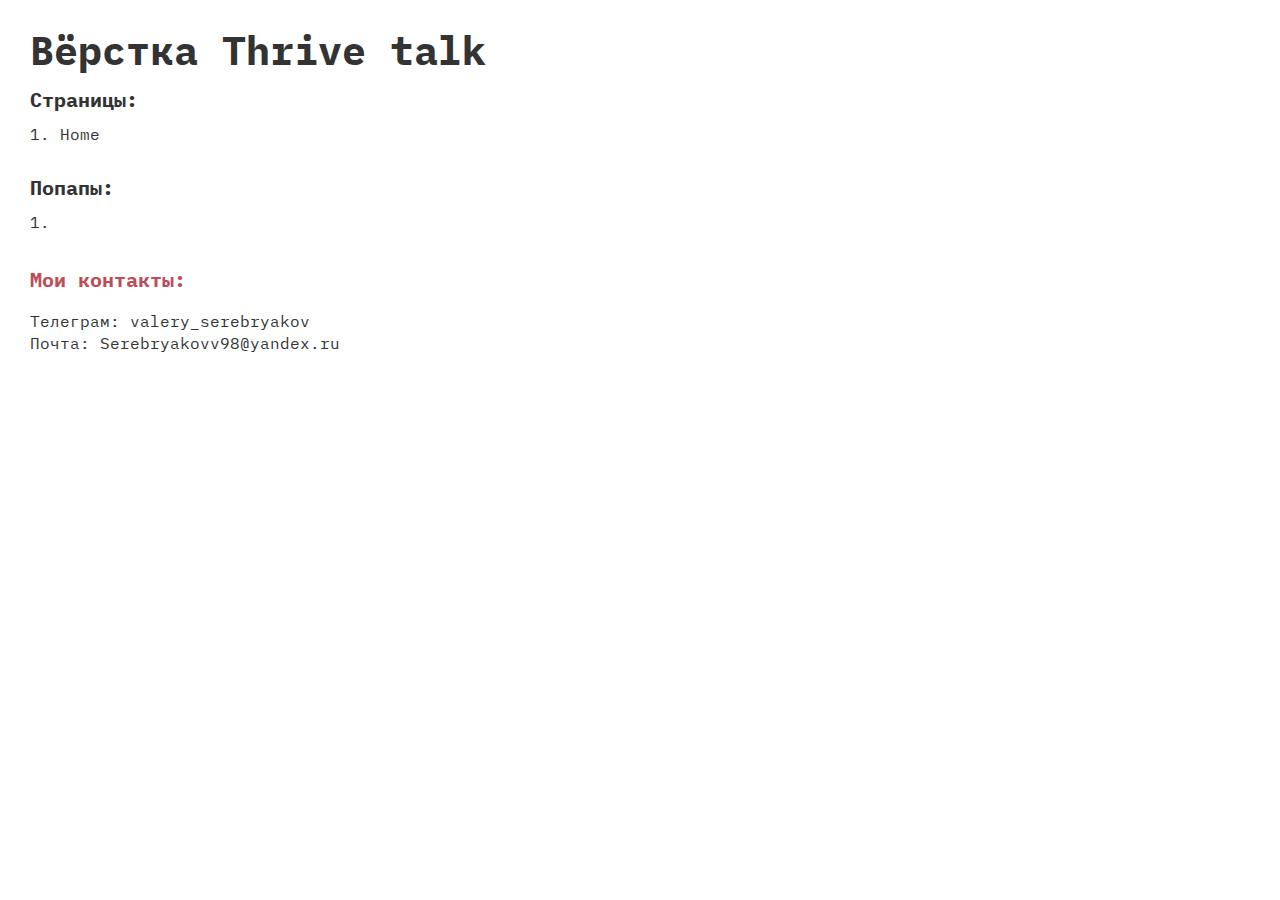
<file: index.html>
<!DOCTYPE html>
<html>

<head>
	<meta charset="UTF-8">
	<meta name="viewport" content="width=device-width, initial-scale=1.0">
	<title>Верстка Thrive talk</title>
</head>

<body>
	<div class="rootpage">
		<h1>Вёрстка Thrive talk</h1>
		<h2>Страницы:</h2>
		<ol class="rootpage__list">
			<li><a target="_blank" href="home.html">Home</a></li>
		</ol>
		<h2>Попапы:</h2>
		<ol class="rootpage__list">
			<li><a target="_blank" href="home.html#"></a></li>
		</ol>
		<div class="rootpage__contacts">
			<h2>Мои контакты:</h2>
			<p>Телеграм: <a href="https://t.me/valery_serebryakov">valery_serebryakov</a></p>
			<p>Почта: <a href="mailto:Serebryakovv98@yandex.ru">Serebryakovv98@yandex.ru</a></p>
		</div>
	</div>
</body>
<style>
	@charset "UTF-8";
	@import url('https://fonts.googleapis.com/css2?family=IBM+Plex+Mono&display=swap');

	*,
	*::before,
	*::after {
		padding: 0px;
		margin: 0px;
		border: 0px;
		box-sizing: border-box;
	}

	html,
	body {
		height: 100%;
		margin: 0;
		padding: 0;
		min-width: 320px;
		width: 100%;
		color: #50545b;
		color: #333;
		background-color: #fff;
	}

	body {
		font-family: "IBM Plex Mono";
		font-size: 100%;
		line-height: 1;
		font-size: 1rem;
	}


	a {
		color: inherit;
		text-decoration: underline;
		transition: padding-left 0.3s ease 0s;
	}

	a:link {
		text-decoration: none;
	}

	a:hover {
		text-decoration: none;
		padding-left: 5px;
	}

	ul li {
		list-style: none;
	}

	img {
		vertical-align: top;
	}

	.wrapper {
		width: 100%;
		min-height: 100%;
		overflow: hidden;
	}

	.rootpage {
		padding: 30px;
		display: flex;
		flex-direction: column;
		align-items: flex-start;
	}


	h1 {
		font-size: 2.5rem;
		margin: 0px 0px 1.25rem 0px;
	}


	h2 {
		font-size: 1.25rem;
		margin: 0px 0px 1rem 0px;
	}


	.rootpage__list {
		margin: 0px 0px 2.25rem 1.25rem;
		margin: 0px 0px 2.25rem 1.85rem;
	}

	.rootpage__list a:visited {
      		text-decoration: none;
      		color: #b7b7b7;
    	}
	
	.rootpage__list li:not(:last-child) {
		margin: 0px 0px 15px 0px;
	}

	.rootpage__contacts,
	.rootpage__tnx {
		line-height: 1.4;
	}

	.rootpage__tnx h2,
	.rootpage__contacts h2 {
		color: #bb4e58;
	}

	.rootpage__contacts {}

	.rootpage__contacts a {
		transition: all 0.3s ease 0s;
		padding: 0;
	}

	.rootpage__contacts a:hover {
      		color: rgba(187, 78, 88, 0.7);
    	}
	
	.rootpage__tnx {
		margin: 0px 0px 1rem 0px;
	}
</style>

</html>
</file>
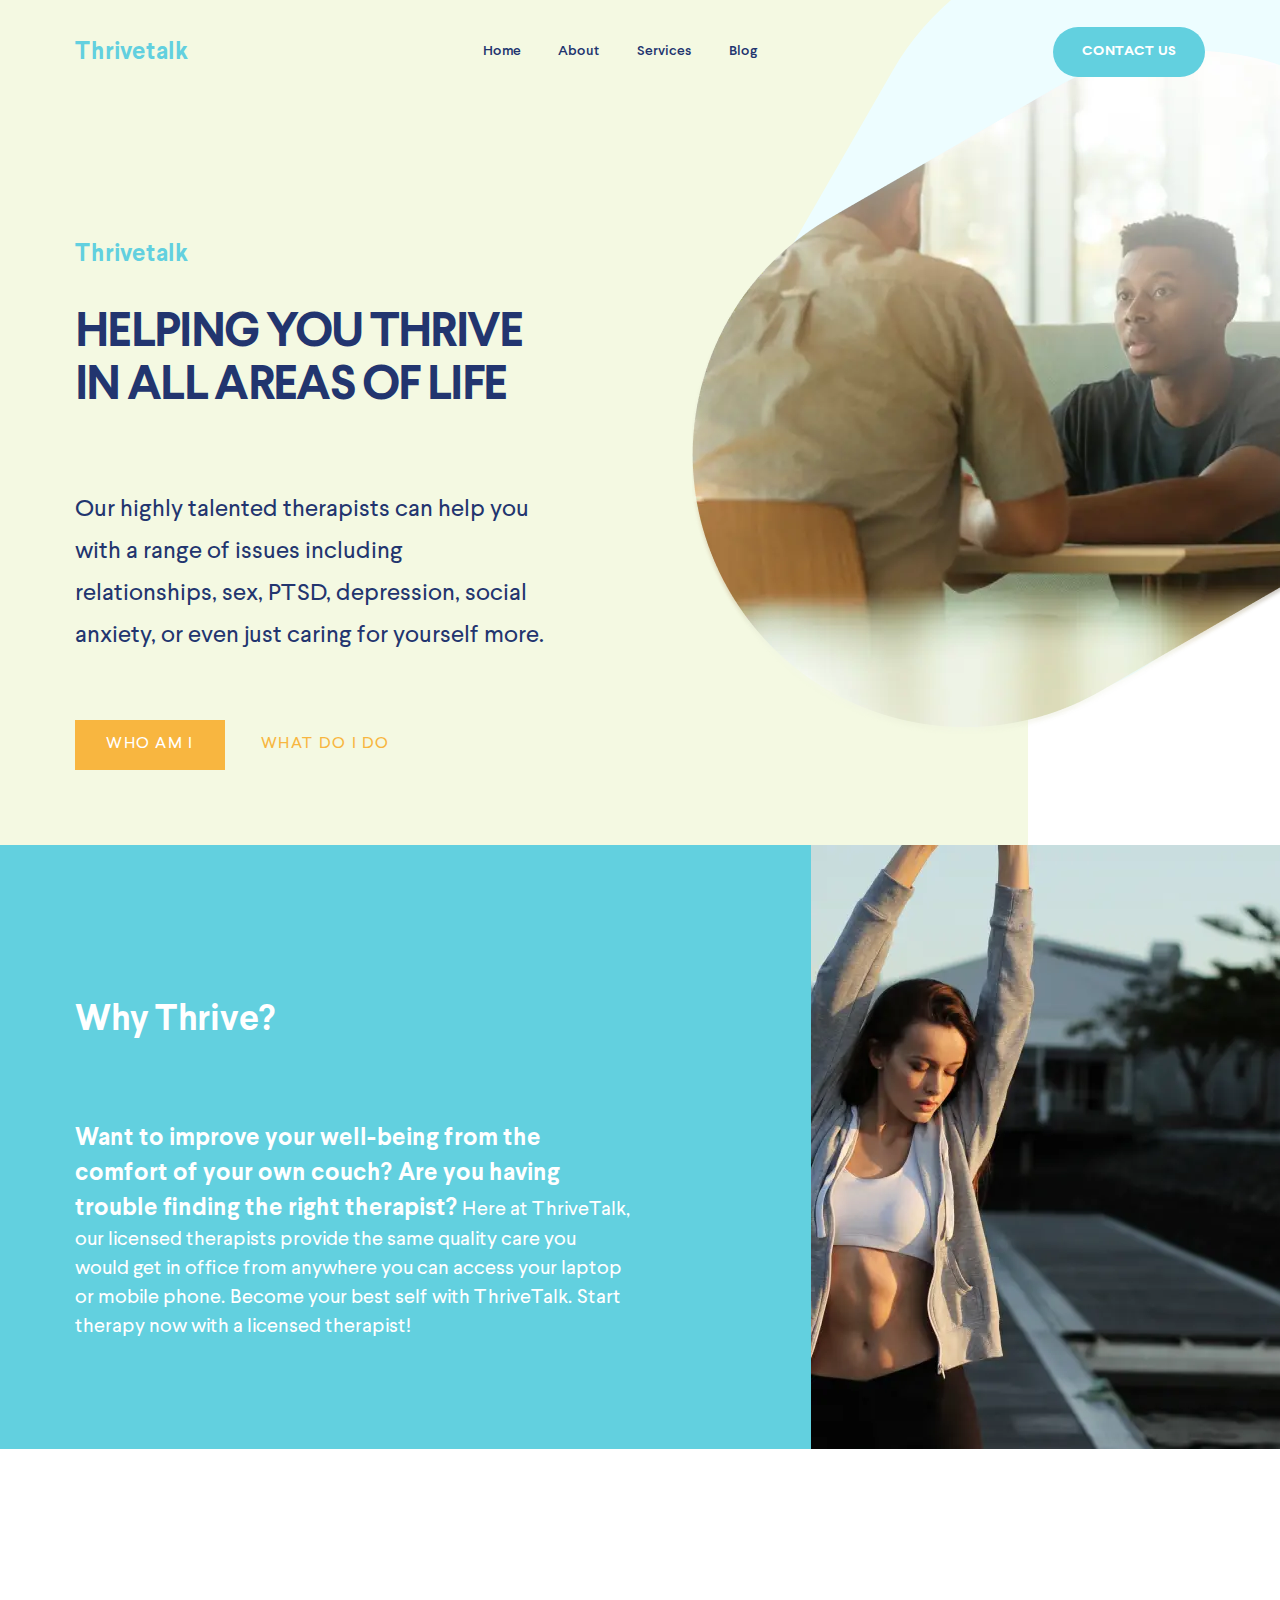
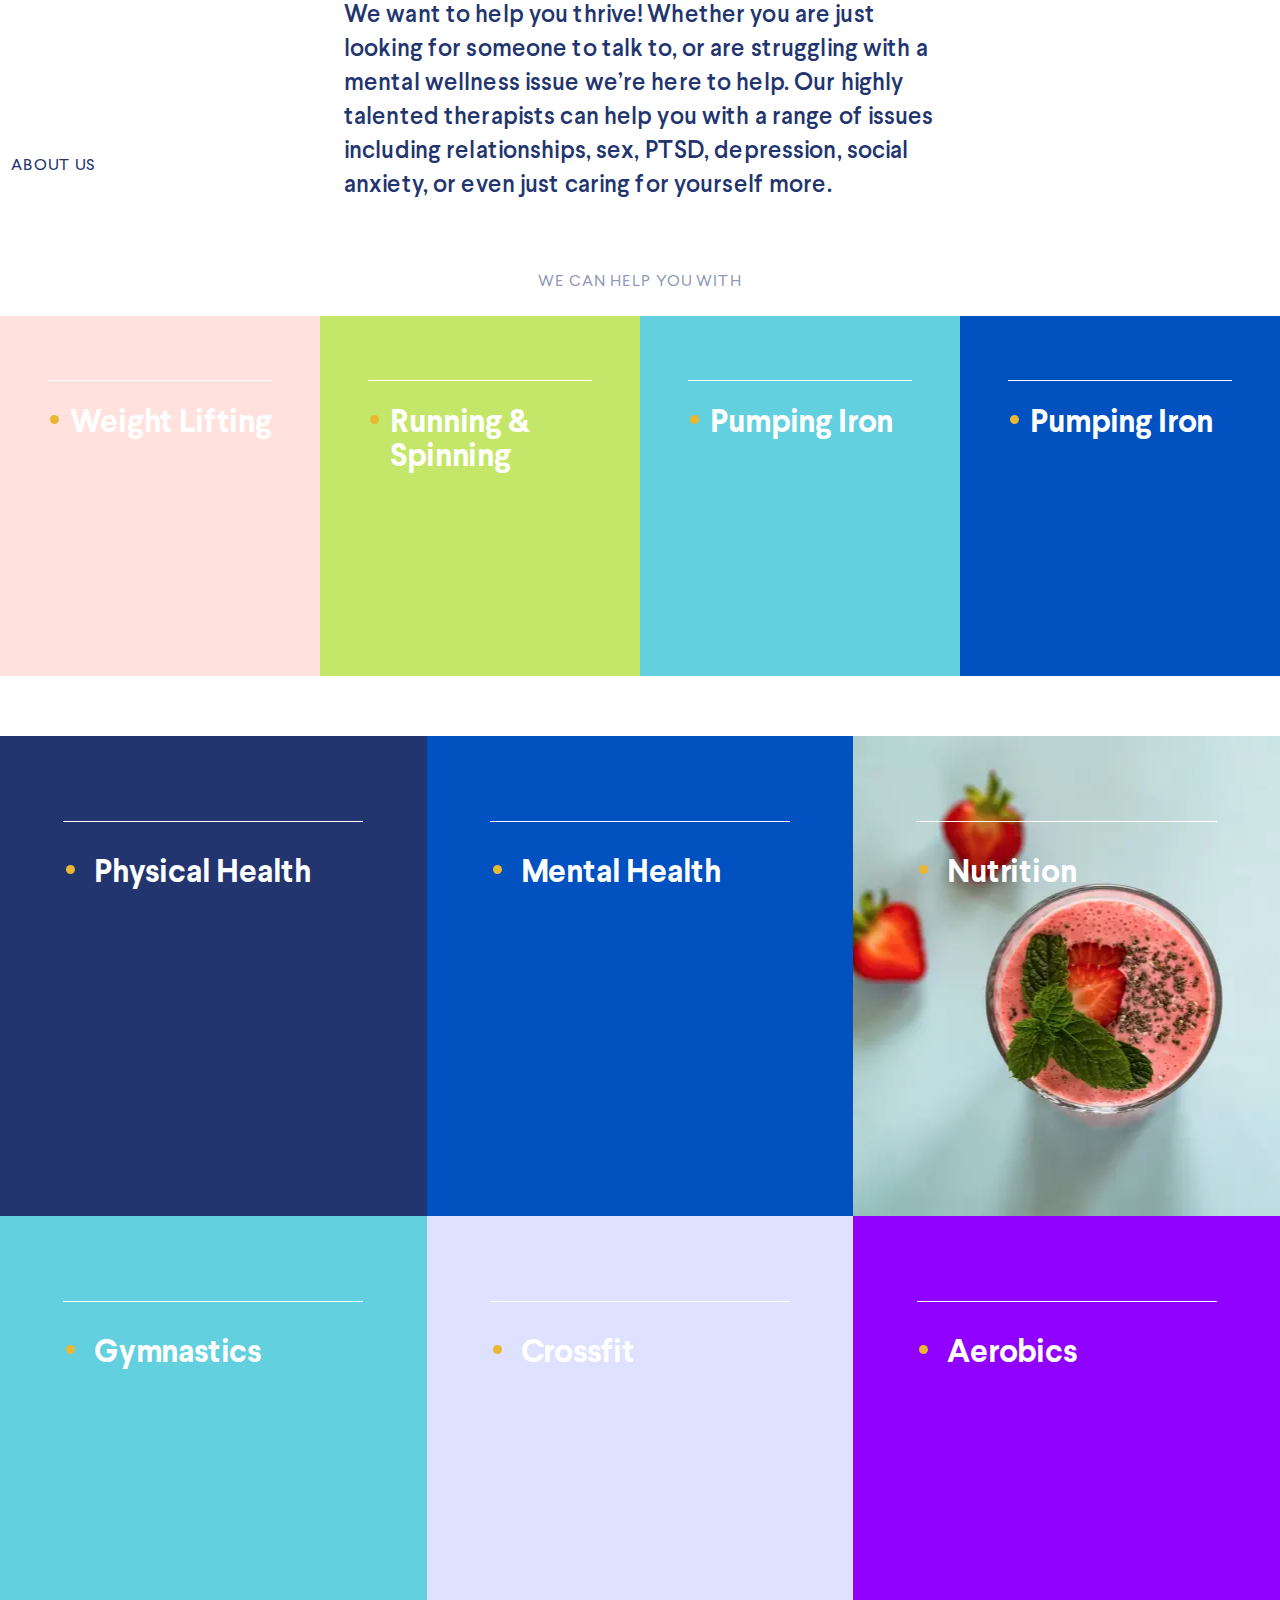
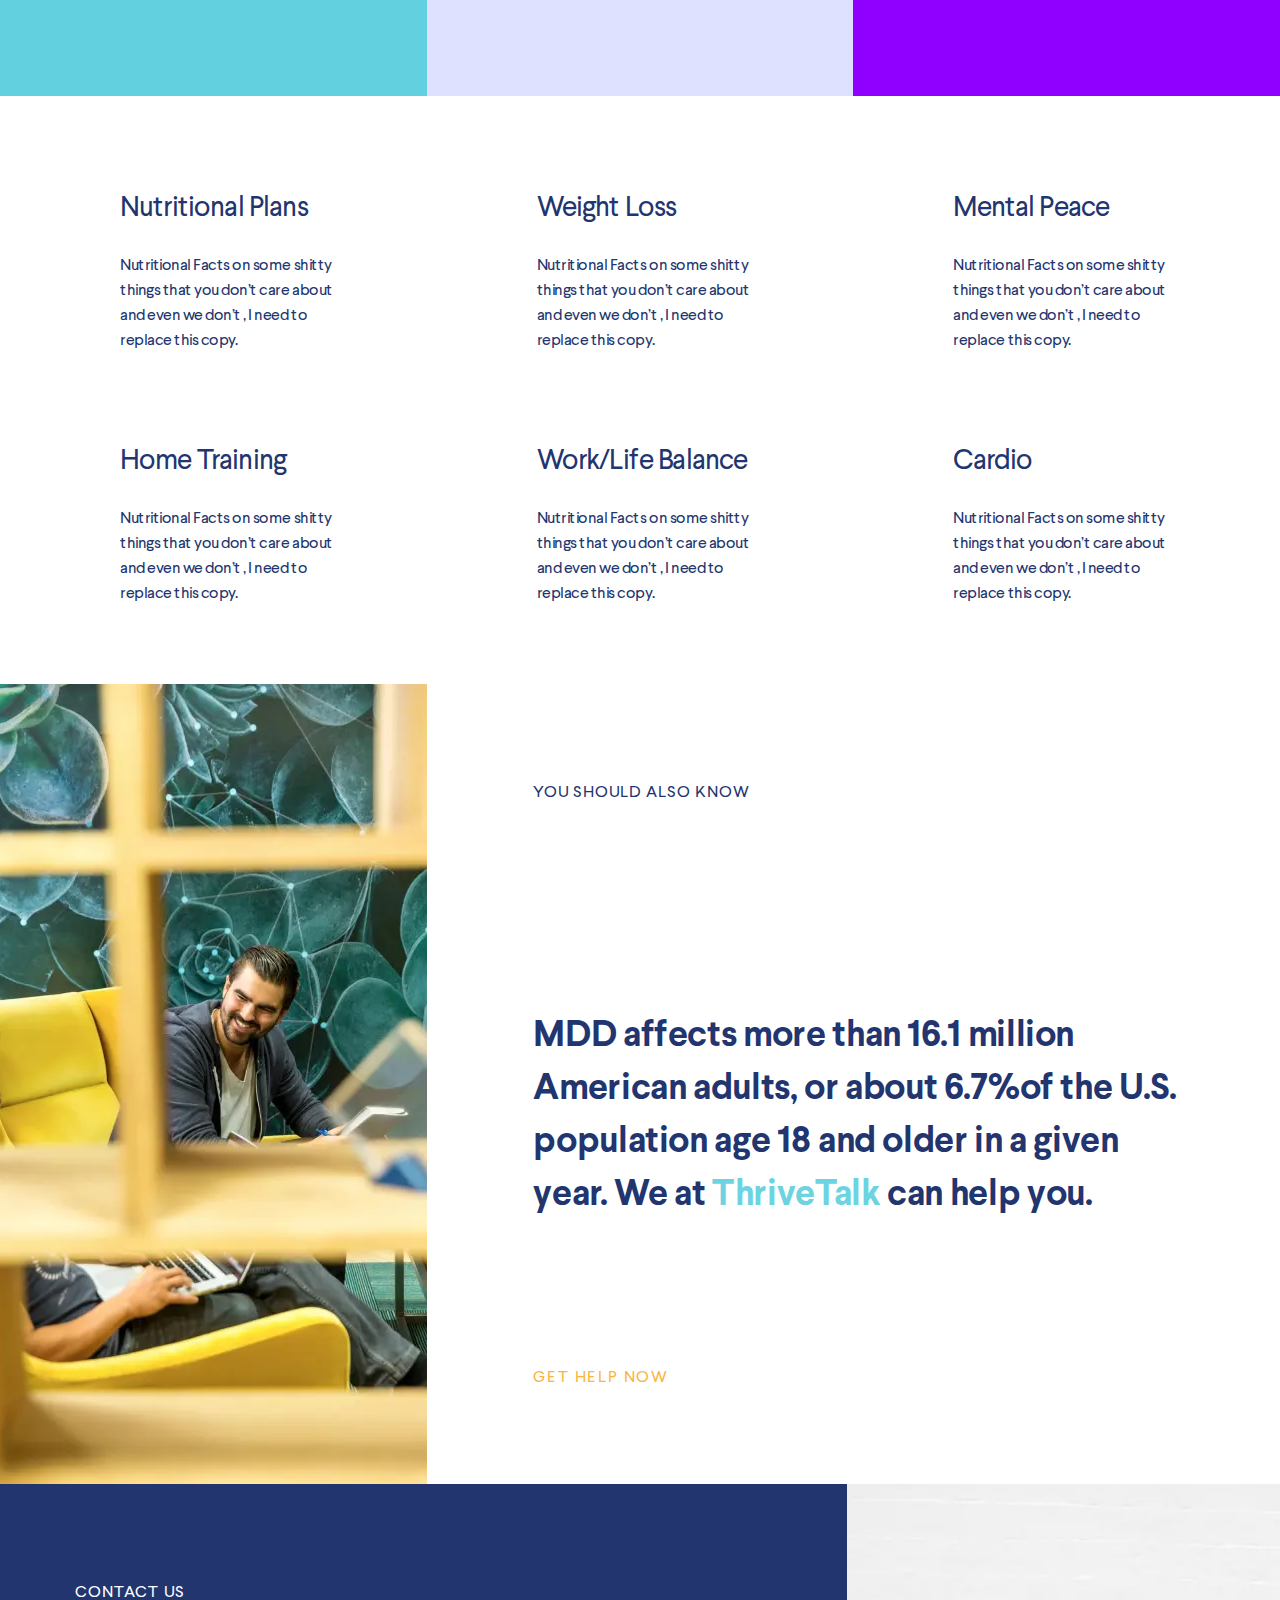
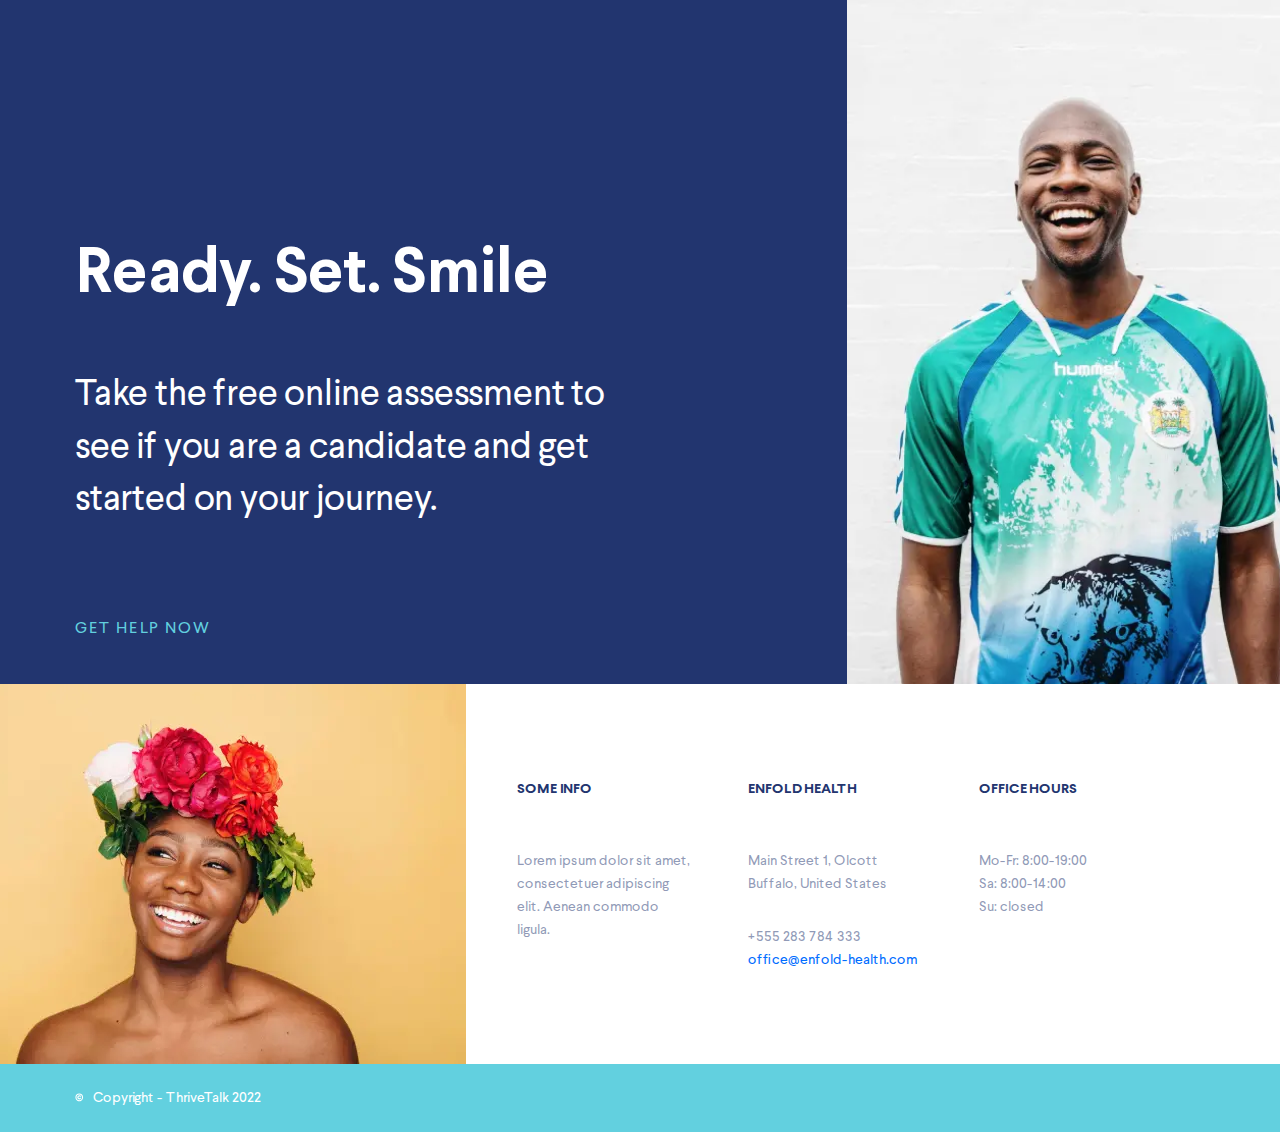
<file: home.html>
<!DOCTYPE html>
<html lang="ru">

<head>
	<title>home</title>
	<meta charset="UTF-8">
	<meta name="format-detection" content="telephone=no">
	<!-- <style>body{opacity: 0;}</style> -->
	<link rel="stylesheet" href="css/style.min.css?_v=20231219234147">
	<link rel="shortcut icon" href="favicon.ico">
	<!-- <meta name="robots" content="noindex, nofollow"> -->
	<meta name="viewport" content="width=device-width, initial-scale=1.0">
</head>

<body>
	<div class="wrapper">
		<header data-scroll="104" data-scroll-show class="header">
			<div class="header__container">
				<div class="header__body">
					<a class="header__logo logo" href="home.html">Thrivetalk</a>
					<div class="header__menu menu">
						<nav class="menu__body">
							<ul class="menu__list">
								<li class="menu__item"><a class="menu__link" href="home.html">Home</a></li>
								<li data-goto-header data-goto=".about-us" class="menu__item"><a class="menu__link" href="#">About</a></li>
								<li data-goto-header data-goto=".we-can-help" class="menu__item"><a class="menu__link" href="#">Services</a></li>
								<li data-goto-header data-goto=".article" class="menu__item"><a class="menu__link" href="#">Blog</a></li>
							</ul>
						</nav>
					</div>
					<div data-goto-header data-goto=".contact-us" class="header__button">CONTACT US</div>
					<button type="button" class="header__icon icon-menu"><span></span></button>
				</div>
			</div>
		</header>
		<main class="page">
			<section class="helping-thrive">
				<div class="helping-thrive__container">
					<div class="helping-thrive__body">
						<div class="helping-thrive__content">
							<div class="helping-thrive__logo logo">Thrivetalk</div>
							<h1 class="helping-thrive__title">HELPING YOU THRIVE IN ALL AREAS OF LIFE</h1>
							<div class="helping-thrive__text">
								<p>Our highly talented therapists can help you with a range of issues including relationships, sex, PTSD, depression, social anxiety, or even just caring for yourself more.</p>
							</div>
							<div class="helping-thrive__buttons">
								<a href="#" class="helping-thrive__button">WHO AM I</a>
								<a href="#" class="helping-thrive__button helping-thrive__button_transparent">WHAT DO I DO</a>
							</div>
						</div>
						<div class="helping-thrive__image">
							<picture><source srcset="img/helping-thrive/dialogue.webp" type="image/webp"><img src="img/helping-thrive/dialogue.png" alt="guys at the table"></picture>
						</div>
					</div>
				</div>
			</section>
			<section class="why-thrive">
				<div class="why-thrive__container">
					<div class="why-thrive__body">
						<div class="why-thrive__content">
							<h2 class="why-thrive__title">Why Thrive?</h2>
							<div class="why-thrive__text">
								<p><span>Want to improve your well-being from the comfort of your own couch? Are you having trouble finding the right therapist?</span> Here at ThriveTalk, our licensed therapists provide the same quality care you would get in office from anywhere you can access your laptop or mobile phone. Become your best self with ThriveTalk. Start therapy now with a licensed therapist!</p>
							</div>
						</div>
						<div class="why-thrive__image-ibg">
							<picture><source srcset="img/why-thrive/girl.webp" type="image/webp"><img src="img/why-thrive/girl.jpg" alt=""></picture>
						</div>
					</div>
				</div>
			</section>
			<section class="about-us">
				<div class="about-us__container">
					<h3 class="about-us__title">ABOUT US</h3>
					<div class="about-us__text">
						<p>We want to help you thrive! Whether you are just looking for someone to talk to, or are struggling with a mental wellness issue we’re here to help. Our highly talented therapists can help you with a range of issues including relationships, sex, PTSD, depression, social anxiety, or even just caring for yourself more.</p>
					</div>
				</div>
			</section>
			<section class="we-can-help">
				<div class="we-can-help__container we-can-help__container_big">
					<h3 class="we-can-help__title">WE CAN HELP YOU WITH</h3>
					<div class="we-can-help__section">
						<div class="we-can-help__cards">
							<article class="we-can-help__card card card_pink">
								<div class="card__content">
									<h4 class="card__title">Weight Lifting</h4>
								</div>
							</article>
							<article class="we-can-help__card card card_green">
								<div class="card__content">
									<h4 class="card__title">Running & Spinning</h4>
								</div>
							</article>
							<article class="we-can-help__card card card_tiffany">
								<div class="card__content">
									<h4 class="card__title">Pumping Iron</h4>
								</div>
							</article>
							<article class="we-can-help__card card card_blue">
								<div class="card__content">
									<h4 class="card__title">Pumping Iron</h4>
								</div>
							</article>
						</div>
					</div>
					<div class="we-can-help__section">
						<div class="we-can-help__cards">
							<article class="we-can-help__card we-can-help__card_big card card_dark-blue">
								<div class="card__content">
									<h4 class="card__title">Physical Health</h4>
								</div>
							</article>
							<article class="we-can-help__card we-can-help__card_big card card_blue">
								<div class="card__content">
									<h4 class="card__title">Mental Health</h4>
								</div>
							</article>
							<article class="we-can-help__card we-can-help__card_big card card_image">
								<div class="card__content">
									<h4 class="card__title">Nutrition</h4>
								</div>
							</article>
							<article class="we-can-help__card we-can-help__card_big card card_tiffany">
								<div class="card__content">
									<h4 class="card__title">Gymnastics</h4>
								</div>
							</article>
							<article class="we-can-help__card we-can-help__card_big card card_gray">
								<div class="card__content">
									<h4 class="card__title">Crossfit</h4>
								</div>
							</article>
							<article class="we-can-help__card we-can-help__card_big card card_purple">
								<div class="card__content">
									<h4 class="card__title">Aerobics</h4>
								</div>
							</article>
						</div>
					</div>
				</div>
			</section>
			<div class="article">
				<div class="article__container article__container_big">
					<div class="article__cards">
						<article class="article__card card-article">
							<div class="card-article__title">Nutritional Plans</div>
							<div class="card-article__text">
								<p>Nutritional Facts on some shitty things that you don’t care about and even we don’t , I need to replace this copy.</p>
							</div>
						</article>
						<article class="article__card card-article">
							<div class="card-article__title">Weight Loss</div>
							<div class="card-article__text">
								<p>Nutritional Facts on some shitty things that you don’t care about and even we don’t , I need to replace this copy.</p>
							</div>
						</article>
						<article class="article__card card-article">
							<div class="card-article__title">Mental Peace</div>
							<div class="card-article__text">
								<p>Nutritional Facts on some shitty things that you don’t care about and even we don’t , I need to replace this copy.</p>
							</div>
						</article>
						<article class="article__card card-article">
							<div class="card-article__title">Home Training</div>
							<div class="card-article__text">
								<p>Nutritional Facts on some shitty things that you don’t care about and even we don’t , I need to replace this copy.</p>
							</div>
						</article>
						<article class="article__card card-article">
							<div class="card-article__title">Work/Life Balance</div>
							<div class="card-article__text">
								<p>Nutritional Facts on some shitty things that you don’t care about and even we don’t , I need to replace this copy.</p>
							</div>
						</article>
						<article class="article__card card-article">
							<div class="card-article__title">Cardio</div>
							<div class="card-article__text">
								<p>Nutritional Facts on some shitty things that you don’t care about and even we don’t , I need to replace this copy.</p>
							</div>
						</article>
					</div>
				</div>
			</div>
			<section class="should-know">
				<div class="should-know__container">
					<div class="should-know__body">
						<div class="should-know__image-ibg">
							<picture><source srcset="img/should-know/linkedin-sales.webp" type="image/webp"><img src="img/should-know/linkedin-sales.jpg" alt="linkedin sales"></picture>
						</div>
						<div class="should-know__content">
							<h3 class="should-know__title">YOU SHOULD ALSO KNOW</h3>
							<div class="should-know__text">
								<p>MDD affects more than 16.1 million American adults, or about 6.7%of the U.S. population age 18 and older in a given year. We at <span>ThriveTalk</span> can help you.</p>
							</div>
							<div class="should-know__subtitle">GET HELP NOW</div>
						</div>
					</div>
				</div>
			</section>
			<section class="contact-us">
				<div class="contact-us__container">
					<div class="contact-us__body">
						<div class="contact-us__content">
							<h3 class="contact-us__title">CONTACT US</h3>
							<div class="contact-us__heading">Ready. Set. Smile</div>
							<div class="contact-us__text">
								<p>Take the free online assessment to see if you are a candidate and get started on your journey.</p>
							</div>
							<div class="contact-us__subtitle">GET HELP NOW</div>
						</div>
						<div class="contact-us__image-ibg">
							<picture><source srcset="img/contact-us/man.webp" type="image/webp"><img src="img/contact-us/man.jpg" alt="man"></picture>
						</div>
					</div>
				</div>
			</section>
		</main>
		<footer class="footer">
			<div class="footer__container">
				<div class="footer__top">
					<div class="footer__body">
						<div class="footer__image-ibg">
							<picture><source srcset="img/footer/woman.webp" type="image/webp"><img src="img/footer/woman.jpg" alt="woman"></picture>
						</div>
						<div class="footer__content">
							<div data-spollers="479.98" data-one-spoller class="footer__spollers spollers-footer">
								<div class="spollers-footer__item">
									<button type="button" data-spoller class="spollers-footer__title">SOME INFO</button>
									<div class="spollers-footer__body">
										<div class="spollers-footer__text">
											<p>Lorem ipsum dolor sit amet, consectetuer adipiscing elit. Aenean commodo ligula.</p>
										</div>
									</div>
								</div>
								<div class="spollers-footer__item">
									<button type="button" data-spoller class="spollers-footer__title">ENFOLD HEALTH</button>
									<div class="spollers-footer__body">
										<div class="spollers-footer__text spollers-footer__text_margin">
											<p>Main Street 1, Olcott</p>
											<p>Buffalo, United States</p>
										</div>
										<nav class="spollers-footer__menu menu-footer">
											<ul class="menu-footer__list">
												<li class="menu-footer__item"><a href="tel:+555283784333" class="menu-footer__link">+555 283 784 333</a></li>
											</ul>
											<ul class="menu-footer__list">
												<li class="menu-footer__item"><a href="mailto:office@enfold-health.com" class="menu-footer__link menu-footer__link_blue">office@enfold-health.com</a></li>
											</ul>
										</nav>
									</div>
								</div>
								<div class="spollers-footer__item">
									<button type="button" data-spoller class="spollers-footer__title">OFFICE HOURS</button>
									<div class="spollers-footer__body">
										<div class="spollers-footer__text">
											<p>Mo-Fr: 8:00-19:00</p>
											<p>Sa: 8:00-14:00</p>
											<p>Su: closed</p>
										</div>
									</div>
								</div>
							</div>
						</div>
					</div>
				</div>
				<div class="footer__bottom">
					<div class="footer__copyright">Copyright - ThriveTalk 2022</div>
				</div>
			</div>
		</footer>
	</div>
	<!-- <div id="popup" aria-hidden="true" class="popup">
	<div class="popup__wrapper">
		<div class="popup__content">
			<button data-close type="button" class="popup__close">Закрыть</button>
			<div class="popup__text">
				Text
			</div>
		</div>
	</div>
</div> -->
	<script src="js/app.min.js?_v=20231219234147"></script>
</body>

</html>
</file>
<file: css/style.min.css>
@charset "UTF-8";@font-face{font-family:Larsseit;font-display:swap;src:url(../fonts/Larsseit-Bold.woff2) format("woff2"),url(../fonts/Larsseit-Bold.woff) format("woff");font-weight:700;font-style:normal}@font-face{font-family:Larsseit;font-display:swap;src:url(../fonts/Larsseit-Medium.woff2) format("woff2"),url(../fonts/Larsseit-Medium.woff) format("woff");font-weight:500;font-style:normal}@font-face{font-family:Larsseit;font-display:swap;src:url(../fonts/Larsseit.woff2) format("woff2"),url(../fonts/Larsseit.woff) format("woff");font-weight:400;font-style:normal}*{padding:0;margin:0;border:0}*,:after,:before{-webkit-box-sizing:border-box;box-sizing:border-box}body,html{height:100%;min-width:320px}body{color:#22356f;line-height:1;font-family:Larsseit;font-size:1.5rem;-ms-text-size-adjust:100%;-moz-text-size-adjust:100%;-webkit-text-size-adjust:100%;-webkit-font-smoothing:antialiased;-moz-osx-font-smoothing:grayscale}button,input,textarea{font-family:Larsseit;font-size:inherit}button{cursor:pointer;color:inherit;background-color:inherit}a{color:inherit}a:link,a:visited{text-decoration:none}a:hover{text-decoration:none}ul li{list-style:none}img{vertical-align:top}h1,h2,h3,h4,h5,h6{font-weight:inherit;font-size:inherit}.lock body{overflow:hidden;-ms-touch-action:none;touch-action:none}.wrapper{min-height:100%;display:-webkit-box;display:-ms-flexbox;display:flex;-webkit-box-orient:vertical;-webkit-box-direction:normal;-ms-flex-direction:column;flex-direction:column;overflow:hidden}.wrapper>main{-webkit-box-flex:1;-ms-flex:1 1 auto;flex:1 1 auto}.wrapper>*{min-width:0}[class*=__container]{max-width:70.625rem;-webkit-box-sizing:content-box;box-sizing:content-box;margin:0 auto;padding:0 .9375rem}.spollers{display:-ms-grid;display:grid;gap:15px}.spollers__item{font-size:1.25rem}.spollers__title{width:100%;cursor:default;text-align:left;border:1px solid #eee;padding:.625rem .9375rem;border-radius:.3125rem;position:relative}._spoller-init .spollers__title{cursor:pointer}._spoller-init .spollers__title::after,._spoller-init .spollers__title::before{content:"";position:absolute;right:10px;top:50%;background-color:#000;height:2px;width:15px;-webkit-transition:-webkit-transform .5s ease 0s;transition:-webkit-transform .5s ease 0s;-o-transition:transform .5s ease 0s;transition:transform .5s ease 0s;transition:transform .5s ease 0s,-webkit-transform .5s ease 0s}._spoller-init .spollers__title::before{-webkit-transform:translate(-75%,-50%) rotate(40deg);-ms-transform:translate(-75%,-50%) rotate(40deg);transform:translate(-75%,-50%) rotate(40deg)}._spoller-init .spollers__title::after{-webkit-transform:translate(0,-50%) rotate(-40deg);-ms-transform:translate(0,-50%) rotate(-40deg);transform:translate(0,-50%) rotate(-40deg)}._spoller-init .spollers__title._spoller-active::before{-webkit-transform:translateX(-75%) rotate(-40deg);-ms-transform:translateX(-75%) rotate(-40deg);transform:translateX(-75%) rotate(-40deg)}._spoller-init .spollers__title._spoller-active::after{-webkit-transform:rotate(40deg);-ms-transform:rotate(40deg);transform:rotate(40deg)}.spollers__body{padding:1.25rem;border-radius:.3125rem;border:1px solid #eee}[class*=-ibg]{position:relative}[class*=-ibg] img{position:absolute;width:100%;height:100%;top:0;left:0;-o-object-fit:cover;object-fit:cover}[class*=-ibg_contain] img{-o-object-fit:contain;object-fit:contain}.logo{font-weight:700;line-height:1.125;color:#62d0df}@supports (font-size:clamp(1.125rem ,0.8571308987rem + 1.3393455065vw ,1.5rem)){.logo{font-size:clamp(1.125rem ,.8571308987rem + 1.3393455065vw ,1.5rem)}}@supports not (font-size:clamp(1.125rem ,0.8571308987rem + 1.3393455065vw ,1.5rem)){.logo{font-size:calc(1.125rem + .375 * (100vw - 20rem)/ 27.99875)}}.header{position:relative;top:0;left:0;width:100%}.header._header-scroll{position:fixed;background:#f4f9e2;top:-100%}.header._header-show{z-index:50;top:0;-webkit-transition:all .6s ease 0s;-o-transition:all .6s ease 0s;transition:all .6s ease 0s}.header__container{position:relative}.header__container::before{content:"";position:absolute;width:100vw;height:100%;top:0;right:192px;background:#f4f9e2}.header__body{display:-webkit-box;display:-ms-flexbox;display:flex;-webkit-box-align:center;-ms-flex-align:center;align-items:center;font-size:.875rem}@supports (gap:clamp(0.75rem ,0.6785714286rem + 0.3571428571vw ,0.9375rem)){.header__body{gap:clamp(.75rem ,.6785714286rem + .3571428571vw ,.9375rem)}}@supports not (gap:clamp(0.75rem ,0.6785714286rem + 0.3571428571vw ,0.9375rem)){.header__body{gap:calc(.75rem + .1875 * (100vw - 20rem)/ 52.5)}}@supports (min-height:clamp(3.75rem ,2.7023809524rem + 5.2380952381vw ,6.5rem)){.header__body{min-height:clamp(3.75rem ,2.7023809524rem + 5.2380952381vw ,6.5rem)}}@supports not (min-height:clamp(3.75rem ,2.7023809524rem + 5.2380952381vw ,6.5rem)){.header__body{min-height:calc(3.75rem + 2.75 * (100vw - 20rem)/ 52.5)}}@supports (min-height:clamp(3.75rem ,3.5119047619rem + 1.1904761905vw ,4.375rem)){._header-scroll .header__body{min-height:clamp(3.75rem ,3.5119047619rem + 1.1904761905vw ,4.375rem)}}@supports not (min-height:clamp(3.75rem ,3.5119047619rem + 1.1904761905vw ,4.375rem)){._header-scroll .header__body{min-height:calc(3.75rem + .625 * (100vw - 20rem)/ 52.5)}}.header__logo{position:relative;z-index:4;-webkit-transition:all .3s ease 0s;-o-transition:all .3s ease 0s;transition:all .3s ease 0s}.header__menu{-webkit-box-flex:1;-ms-flex:1 1 auto;flex:1 1 auto;margin:0 auto;font-weight:500}.header__button{background:#62d0df;position:relative;z-index:3;border-radius:3.125rem;color:#fff;font-weight:700;cursor:pointer;-webkit-transition:all .3s ease 0s;-o-transition:all .3s ease 0s;transition:all .3s ease 0s}@supports (font-size:clamp(0.75rem ,0.6607102996rem + 0.4464485022vw ,0.875rem)){.header__button{font-size:clamp(.75rem ,.6607102996rem + .4464485022vw ,.875rem)}}@supports not (font-size:clamp(0.75rem ,0.6607102996rem + 0.4464485022vw ,0.875rem)){.header__button{font-size:calc(.75rem + .125 * (100vw - 20rem)/ 27.99875)}}@supports (padding-top:clamp(0.75rem ,0.4821308987rem + 1.3393455065vw ,1.125rem)){.header__button{padding-top:clamp(.75rem ,.4821308987rem + 1.3393455065vw ,1.125rem)}}@supports not (padding-top:clamp(0.75rem ,0.4821308987rem + 1.3393455065vw ,1.125rem)){.header__button{padding-top:calc(.75rem + .375 * (100vw - 20rem)/ 27.99875)}}@supports (padding-bottom:clamp(0.75rem ,0.4821308987rem + 1.3393455065vw ,1.125rem)){.header__button{padding-bottom:clamp(.75rem ,.4821308987rem + 1.3393455065vw ,1.125rem)}}@supports not (padding-bottom:clamp(0.75rem ,0.4821308987rem + 1.3393455065vw ,1.125rem)){.header__button{padding-bottom:calc(.75rem + .375 * (100vw - 20rem)/ 27.99875)}}@supports (padding-left:clamp(1.25rem ,0.8481963481rem + 2.0090182597vw ,1.8125rem)){.header__button{padding-left:clamp(1.25rem ,.8481963481rem + 2.0090182597vw ,1.8125rem)}}@supports not (padding-left:clamp(1.25rem ,0.8481963481rem + 2.0090182597vw ,1.8125rem)){.header__button{padding-left:calc(1.25rem + .5625 * (100vw - 20rem)/ 27.99875)}}@supports (padding-right:clamp(1.25rem ,0.8481963481rem + 2.0090182597vw ,1.8125rem)){.header__button{padding-right:clamp(1.25rem ,.8481963481rem + 2.0090182597vw ,1.8125rem)}}@supports not (padding-right:clamp(1.25rem ,0.8481963481rem + 2.0090182597vw ,1.8125rem)){.header__button{padding-right:calc(1.25rem + .5625 * (100vw - 20rem)/ 27.99875)}}.menu__list{display:-webkit-box;display:-ms-flexbox;display:flex;line-height:1.14;-webkit-box-pack:center;-ms-flex-pack:center;justify-content:center}@supports ((-moz-column-gap:clamp(1.25rem ,-0.2003034049rem + 3.9330261827vw ,1.6875rem)) or (column-gap:clamp(1.25rem ,-0.2003034049rem + 3.9330261827vw ,1.6875rem))){.menu__list{-webkit-column-gap:clamp(1.25rem ,-.2003034049rem + 3.9330261827vw ,1.6875rem);-moz-column-gap:clamp(1.25rem ,-.2003034049rem + 3.9330261827vw ,1.6875rem);column-gap:clamp(1.25rem ,-.2003034049rem + 3.9330261827vw ,1.6875rem)}}@supports not ((-moz-column-gap:clamp(1.25rem ,-0.2003034049rem + 3.9330261827vw ,1.6875rem)) or (column-gap:clamp(1.25rem ,-0.2003034049rem + 3.9330261827vw ,1.6875rem))){.menu__list{-webkit-column-gap:calc(1.25rem + .4375 * (100vw - 36.875rem)/ 11.12375);-moz-column-gap:calc(1.25rem + .4375 * (100vw - 36.875rem)/ 11.12375);column-gap:calc(1.25rem + .4375 * (100vw - 36.875rem)/ 11.12375)}}.menu__item{position:relative;z-index:10}.menu__link{-webkit-transition:all .3s ease 0s;-o-transition:all .3s ease 0s;transition:all .3s ease 0s;display:block;padding:.75rem .3125rem}.icon-menu{display:none}.footer__body{display:-webkit-box;display:-ms-flexbox;display:flex}.footer__image-ibg{-webkit-box-flex:0;-ms-flex:0 1 50.442%;flex:0 1 50.442%;padding:0 0 33.63% 0;margin-left:-11.1875rem}.footer__content{-webkit-box-flex:1;-ms-flex:1 1 49.558%;flex:1 1 49.558%;font-size:.875rem;padding-left:.9375rem;padding-right:.9375rem}@supports (padding-top:clamp(3.0625rem ,0.80112535rem + 7.5382295929vw ,6.125rem)){.footer__content{padding-top:clamp(3.0625rem ,.80112535rem + 7.5382295929vw ,6.125rem)}}@supports not (padding-top:clamp(3.0625rem ,0.80112535rem + 7.5382295929vw ,6.125rem)){.footer__content{padding-top:calc(3.0625rem + 3.0625 * (100vw - 29.99875rem)/ 40.62625)}}@supports (padding-bottom:clamp(2.3125rem ,0.6049313867rem + 5.6921325498vw ,4.625rem)){.footer__content{padding-bottom:clamp(2.3125rem ,.6049313867rem + 5.6921325498vw ,4.625rem)}}@supports not (padding-bottom:clamp(2.3125rem ,0.6049313867rem + 5.6921325498vw ,4.625rem)){.footer__content{padding-bottom:calc(2.3125rem + 2.3125 * (100vw - 29.99875rem)/ 40.62625)}}.footer__spollers{display:-webkit-box;display:-ms-flexbox;display:flex;-webkit-box-pack:space-evenly;-ms-flex-pack:space-evenly;justify-content:space-evenly;-webkit-column-gap:20px;-moz-column-gap:20px;column-gap:20px;row-gap:10px}.footer__bottom{position:relative;line-height:.78;letter-spacing:-.006em;color:#fff}@supports (padding-top:clamp(0.9375rem ,0.6041666667rem + 1.6666666667vw ,1.8125rem)){.footer__bottom{padding-top:clamp(.9375rem ,.6041666667rem + 1.6666666667vw ,1.8125rem)}}@supports not (padding-top:clamp(0.9375rem ,0.6041666667rem + 1.6666666667vw ,1.8125rem)){.footer__bottom{padding-top:calc(.9375rem + .875 * (100vw - 20rem)/ 52.5)}}@supports (padding-bottom:clamp(0.9375rem ,0.6041666667rem + 1.6666666667vw ,1.8125rem)){.footer__bottom{padding-bottom:clamp(.9375rem ,.6041666667rem + 1.6666666667vw ,1.8125rem)}}@supports not (padding-bottom:clamp(0.9375rem ,0.6041666667rem + 1.6666666667vw ,1.8125rem)){.footer__bottom{padding-bottom:calc(.9375rem + .875 * (100vw - 20rem)/ 52.5)}}@supports (font-size:clamp(0.75rem ,0.7023809524rem + 0.2380952381vw ,0.875rem)){.footer__bottom{font-size:clamp(.75rem ,.7023809524rem + .2380952381vw ,.875rem)}}@supports not (font-size:clamp(0.75rem ,0.7023809524rem + 0.2380952381vw ,0.875rem)){.footer__bottom{font-size:calc(.75rem + .125 * (100vw - 20rem)/ 52.5)}}.footer__bottom::before{content:"";position:absolute;width:100vw;height:100%;top:0;left:50%;-webkit-transform:translateX(-50%);-ms-transform:translateX(-50%);transform:translateX(-50%);background:#62d0df}.footer__copyright{position:relative;display:inline-block}@supports (padding-left:clamp(1rem ,0.9523809524rem + 0.2380952381vw ,1.125rem)){.footer__copyright{padding-left:clamp(1rem ,.9523809524rem + .2380952381vw ,1.125rem)}}@supports not (padding-left:clamp(1rem ,0.9523809524rem + 0.2380952381vw ,1.125rem)){.footer__copyright{padding-left:calc(1rem + .125 * (100vw - 20rem)/ 52.5)}}.footer__copyright::after{content:"";position:absolute;width:9px;height:9px;top:0;left:0;background:url(../img/footer/copyright-ikon.svg) 0 0 no-repeat}.spollers-footer__item{-webkit-box-flex:0;-ms-flex:0 1 175px;flex:0 1 175px}.spollers-footer__title{line-height:.78;letter-spacing:-.006em;font-weight:700;cursor:default}@supports (margin-bottom:clamp(1.25rem ,-0.3652676072rem + 5.3844497092vw ,3.4375rem)){.spollers-footer__title{margin-bottom:clamp(1.25rem ,-.3652676072rem + 5.3844497092vw ,3.4375rem)}}@supports not (margin-bottom:clamp(1.25rem ,-0.3652676072rem + 5.3844497092vw ,3.4375rem)){.spollers-footer__title{margin-bottom:calc(1.25rem + 2.1875 * (100vw - 29.99875rem)/ 40.62625)}}.spollers-footer__body{line-height:1.64;color:rgba(34,53,111,.5)}.spollers-footer__text_margin{margin:0 0 30px 0}@supports (margin-bottom:clamp(0.625rem ,-0.2980100612rem + 3.0768284053vw ,1.875rem)){.spollers-footer__text_margin{margin-bottom:clamp(.625rem ,-.2980100612rem + 3.0768284053vw ,1.875rem)}}@supports not (margin-bottom:clamp(0.625rem ,-0.2980100612rem + 3.0768284053vw ,1.875rem)){.spollers-footer__text_margin{margin-bottom:calc(.625rem + 1.25 * (100vw - 29.99875rem)/ 40.62625)}}.menu-footer__link_blue{color:#006dff}.helping-thrive__container{position:relative}.helping-thrive__body{display:-webkit-box;display:-ms-flexbox;display:flex}.helping-thrive__body::before{content:"";position:absolute;width:100vw;height:100%;top:0;right:192px;background:#f4f9e2}.helping-thrive__content{position:relative;z-index:2;-webkit-box-flex:0;-ms-flex:0 0 50%;flex:0 0 50%}@supports (padding-top:clamp(1.25rem ,-1.5357142857rem + 13.9285714286vw ,8.5625rem)){.helping-thrive__content{padding-top:clamp(1.25rem ,-1.5357142857rem + 13.9285714286vw ,8.5625rem)}}@supports not (padding-top:clamp(1.25rem ,-1.5357142857rem + 13.9285714286vw ,8.5625rem)){.helping-thrive__content{padding-top:calc(1.25rem + 7.3125 * (100vw - 20rem)/ 52.5)}}@supports (padding-bottom:clamp(1.25rem ,-0.0595238095rem + 6.5476190476vw ,4.6875rem)){.helping-thrive__content{padding-bottom:clamp(1.25rem ,-.0595238095rem + 6.5476190476vw ,4.6875rem)}}@supports not (padding-bottom:clamp(1.25rem ,-0.0595238095rem + 6.5476190476vw ,4.6875rem)){.helping-thrive__content{padding-bottom:calc(1.25rem + 3.4375 * (100vw - 20rem)/ 52.5)}}.helping-thrive__logo{max-width:30.25rem}.helping-thrive__logo:not(:last-child){margin:0 0 2.5rem 0}.helping-thrive__title{line-height:1.1;letter-spacing:-.035em;font-weight:700}@supports (font-size:clamp(2rem ,1.619047619rem + 1.9047619048vw ,3rem)){.helping-thrive__title{font-size:clamp(2rem ,1.619047619rem + 1.9047619048vw ,3rem)}}@supports not (font-size:clamp(2rem ,1.619047619rem + 1.9047619048vw ,3rem)){.helping-thrive__title{font-size:calc(2rem + 1 * (100vw - 20rem)/ 52.5)}}@supports (margin-bottom:clamp(1.25rem ,-0.0595238095rem + 6.5476190476vw ,4.6875rem)){.helping-thrive__title:not(:last-child){margin-bottom:clamp(1.25rem ,-.0595238095rem + 6.5476190476vw ,4.6875rem)}}@supports not (margin-bottom:clamp(1.25rem ,-0.0595238095rem + 6.5476190476vw ,4.6875rem)){.helping-thrive__title:not(:last-child){margin-bottom:calc(1.25rem + 3.4375 * (100vw - 20rem)/ 52.5)}}.helping-thrive__text{line-height:1.75}@supports (font-size:clamp(1.25rem ,1.1547619048rem + 0.4761904762vw ,1.5rem)){.helping-thrive__text{font-size:clamp(1.25rem ,1.1547619048rem + .4761904762vw ,1.5rem)}}@supports not (font-size:clamp(1.25rem ,1.1547619048rem + 0.4761904762vw ,1.5rem)){.helping-thrive__text{font-size:calc(1.25rem + .25 * (100vw - 20rem)/ 52.5)}}@supports (margin-bottom:clamp(0.9375rem ,-0.2053571429rem + 5.7142857143vw ,3.9375rem)){.helping-thrive__text:not(:last-child){margin-bottom:clamp(.9375rem ,-.2053571429rem + 5.7142857143vw ,3.9375rem)}}@supports not (margin-bottom:clamp(0.9375rem ,-0.2053571429rem + 5.7142857143vw ,3.9375rem)){.helping-thrive__text:not(:last-child){margin-bottom:calc(.9375rem + 3 * (100vw - 20rem)/ 52.5)}}@supports (margin-bottom:clamp(0.9375rem ,0.818452381rem + 0.5952380952vw ,1.25rem)){.helping-thrive__text p:not(:last-child){margin-bottom:clamp(.9375rem ,.818452381rem + .5952380952vw ,1.25rem)}}@supports not (margin-bottom:clamp(0.9375rem ,0.818452381rem + 0.5952380952vw ,1.25rem)){.helping-thrive__text p:not(:last-child){margin-bottom:calc(.9375rem + .3125 * (100vw - 20rem)/ 52.5)}}.helping-thrive__buttons{display:-webkit-box;display:-ms-flexbox;display:flex;-webkit-column-gap:5px;-moz-column-gap:5px;column-gap:5px;row-gap:10px}.helping-thrive__button{display:block;font-size:1rem;line-height:1.44;letter-spacing:.1em;color:#fff;background:#f8b640;-webkit-transition:all .3s ease 0s;-o-transition:all .3s ease 0s;transition:all .3s ease 0s;padding:.84375rem 1.9375rem}.helping-thrive__button_transparent{color:#f8b640;background:0 0}.helping-thrive__image{position:relative;z-index:2;-webkit-box-flex:0;-ms-flex:0 0 50%;flex:0 0 50%}@supports (padding-left:clamp(0.625rem ,-14.7677514793rem + 24.8520710059vw ,3.25rem)){.helping-thrive__image{padding-left:clamp(.625rem ,-14.7677514793rem + 24.8520710059vw ,3.25rem)}}@supports not (padding-left:clamp(0.625rem ,-14.7677514793rem + 24.8520710059vw ,3.25rem)){.helping-thrive__image{padding-left:calc(.625rem + 2.625 * (100vw - 61.9375rem)/ 10.5625)}}.helping-thrive__image::before{content:"";position:absolute;top:-55px;left:20px;width:807.71px;height:544.93px;background:#edfdff;border-radius:312.159px;-webkit-transform:matrix(-.5,.87,.87,.5,0,0);-ms-transform:matrix(-.5,.87,.87,.5,0,0);transform:matrix(-.5,.87,.87,.5,0,0);z-index:1}.helping-thrive__image img{position:absolute;z-index:2;top:-55px}.why-thrive__container{position:relative}.why-thrive__body{color:#fff;display:-webkit-box;display:-ms-flexbox;display:flex;-webkit-column-gap:20px;-moz-column-gap:20px;column-gap:20px}.why-thrive__body::before{content:"";position:absolute;width:100vw;height:100%;top:0;right:0;background:#62d0df}.why-thrive__content{position:relative;z-index:2;-webkit-box-flex:0;-ms-flex:0 1 52.71%;flex:0 1 52.71%}@supports (padding-top:clamp(1.25rem ,-2.1547619048rem + 17.0238095238vw ,10.1875rem)){.why-thrive__content{padding-top:clamp(1.25rem ,-2.1547619048rem + 17.0238095238vw ,10.1875rem)}}@supports not (padding-top:clamp(1.25rem ,-2.1547619048rem + 17.0238095238vw ,10.1875rem)){.why-thrive__content{padding-top:calc(1.25rem + 8.9375 * (100vw - 20rem)/ 52.5)}}@supports (padding-bottom:clamp(0.9375rem ,-1.2291666667rem + 10.8333333333vw ,6.625rem)){.why-thrive__content{padding-bottom:clamp(.9375rem ,-1.2291666667rem + 10.8333333333vw ,6.625rem)}}@supports not (padding-bottom:clamp(0.9375rem ,-1.2291666667rem + 10.8333333333vw ,6.625rem)){.why-thrive__content{padding-bottom:calc(.9375rem + 5.6875 * (100vw - 20rem)/ 52.5)}}.why-thrive__title{line-height:.75;letter-spacing:-.006em;font-weight:700}@supports (font-size:clamp(1.5rem ,1.2142857143rem + 1.4285714286vw ,2.25rem)){.why-thrive__title{font-size:clamp(1.5rem ,1.2142857143rem + 1.4285714286vw ,2.25rem)}}@supports not (font-size:clamp(1.5rem ,1.2142857143rem + 1.4285714286vw ,2.25rem)){.why-thrive__title{font-size:calc(1.5rem + .75 * (100vw - 20rem)/ 52.5)}}@supports (margin-bottom:clamp(1.25rem ,-0.3214285714rem + 7.8571428571vw ,5.375rem)){.why-thrive__title:not(:last-child){margin-bottom:clamp(1.25rem ,-.3214285714rem + 7.8571428571vw ,5.375rem)}}@supports not (margin-bottom:clamp(1.25rem ,-0.3214285714rem + 7.8571428571vw ,5.375rem)){.why-thrive__title:not(:last-child){margin-bottom:calc(1.25rem + 4.125 * (100vw - 20rem)/ 52.5)}}.why-thrive__text{line-height:1.46;max-width:34.6875rem}@supports (font-size:clamp(1.125rem ,1.0773809524rem + 0.2380952381vw ,1.25rem)){.why-thrive__text{font-size:clamp(1.125rem ,1.0773809524rem + .2380952381vw ,1.25rem)}}@supports not (font-size:clamp(1.125rem ,1.0773809524rem + 0.2380952381vw ,1.25rem)){.why-thrive__text{font-size:calc(1.125rem + .125 * (100vw - 20rem)/ 52.5)}}.why-thrive__text span{font-weight:700}@supports (font-size:clamp(1.25rem ,1.1547619048rem + 0.4761904762vw ,1.5rem)){.why-thrive__text span{font-size:clamp(1.25rem ,1.1547619048rem + .4761904762vw ,1.5rem)}}@supports not (font-size:clamp(1.25rem ,1.1547619048rem + 0.4761904762vw ,1.5rem)){.why-thrive__text span{font-size:calc(1.25rem + .25 * (100vw - 20rem)/ 52.5)}}@supports (margin-bottom:clamp(0.9375rem ,0.818452381rem + 0.5952380952vw ,1.25rem)){.why-thrive__text p:not(:last-child){margin-bottom:clamp(.9375rem ,.818452381rem + .5952380952vw ,1.25rem)}}@supports not (margin-bottom:clamp(0.9375rem ,0.818452381rem + 0.5952380952vw ,1.25rem)){.why-thrive__text p:not(:last-child){margin-bottom:calc(.9375rem + .3125 * (100vw - 20rem)/ 52.5)}}.why-thrive__image-ibg{-webkit-box-flex:0;-ms-flex:0 1 47.29%;flex:0 1 47.29%;padding:0 0 53.45% 0}.why-thrive__image-ibg img{-o-object-position:left center;object-position:left center}@supports (left:clamp(1.25rem ,-12.340789373rem + 28.3148818938vw ,8.1875rem)){.why-thrive__image-ibg img{left:clamp(1.25rem ,-12.340789373rem + 28.3148818938vw ,8.1875rem)}}@supports not (left:clamp(1.25rem ,-12.340789373rem + 28.3148818938vw ,8.1875rem)){.why-thrive__image-ibg img{left:calc(1.25rem + 6.9375 * (100vw - 47.99875rem)/ 24.50125)}}@supports (padding-top:clamp(2.5rem ,-0.119047619rem + 13.0952380952vw ,9.375rem)){.about-us{padding-top:clamp(2.5rem ,-.119047619rem + 13.0952380952vw ,9.375rem)}}@supports not (padding-top:clamp(2.5rem ,-0.119047619rem + 13.0952380952vw ,9.375rem)){.about-us{padding-top:calc(2.5rem + 6.875 * (100vw - 20rem)/ 52.5)}}@supports (padding-bottom:clamp(1.25rem ,1.0119047619rem + 1.1904761905vw ,1.875rem)){.about-us{padding-bottom:clamp(1.25rem ,1.0119047619rem + 1.1904761905vw ,1.875rem)}}@supports not (padding-bottom:clamp(1.25rem ,1.0119047619rem + 1.1904761905vw ,1.875rem)){.about-us{padding-bottom:calc(1.25rem + .625 * (100vw - 20rem)/ 52.5)}}.about-us__container{position:relative}.about-us__title{line-height:1.44;letter-spacing:.06em;text-transform:uppercase;margin:0 0 15px 0}@supports (font-size:clamp(0.875rem ,0.8273809524rem + 0.2380952381vw ,1rem)){.about-us__title{font-size:clamp(.875rem ,.8273809524rem + .2380952381vw ,1rem)}}@supports not (font-size:clamp(0.875rem ,0.8273809524rem + 0.2380952381vw ,1rem)){.about-us__title{font-size:calc(.875rem + .125 * (100vw - 20rem)/ 52.5)}}.about-us__text{font-weight:500;max-width:37rem;line-height:1.42;letter-spacing:.005em;margin:0 auto}@supports (font-size:clamp(1.25rem ,1.1547619048rem + 0.4761904762vw ,1.5rem)){.about-us__text{font-size:clamp(1.25rem ,1.1547619048rem + .4761904762vw ,1.5rem)}}@supports not (font-size:clamp(1.25rem ,1.1547619048rem + 0.4761904762vw ,1.5rem)){.about-us__text{font-size:calc(1.25rem + .25 * (100vw - 20rem)/ 52.5)}}@supports (margin-bottom:clamp(0.9375rem ,0.818452381rem + 0.5952380952vw ,1.25rem)){.about-us__text p:not(:last-child){margin-bottom:clamp(.9375rem ,.818452381rem + .5952380952vw ,1.25rem)}}@supports not (margin-bottom:clamp(0.9375rem ,0.818452381rem + 0.5952380952vw ,1.25rem)){.about-us__text p:not(:last-child){margin-bottom:calc(.9375rem + .3125 * (100vw - 20rem)/ 52.5)}}@supports (padding-top:clamp(1.25rem ,0.7738095238rem + 2.380952381vw ,2.5rem)){.we-can-help{padding-top:clamp(1.25rem ,.7738095238rem + 2.380952381vw ,2.5rem)}}@supports not (padding-top:clamp(1.25rem ,0.7738095238rem + 2.380952381vw ,2.5rem)){.we-can-help{padding-top:calc(1.25rem + 1.25 * (100vw - 20rem)/ 52.5)}}@supports (padding-bottom:clamp(1.25rem ,1.2023809524rem + 0.2380952381vw ,1.375rem)){.we-can-help{padding-bottom:clamp(1.25rem ,1.2023809524rem + .2380952381vw ,1.375rem)}}@supports not (padding-bottom:clamp(1.25rem ,1.2023809524rem + 0.2380952381vw ,1.375rem)){.we-can-help{padding-bottom:calc(1.25rem + .125 * (100vw - 20rem)/ 52.5)}}.we-can-help__container_big{max-width:1410px}.we-can-help__title{line-height:1.18;text-align:center;letter-spacing:.06em;color:rgba(34,53,111,.5)}@supports (margin-bottom:clamp(0.9375rem ,0.7232142857rem + 1.0714285714vw ,1.5rem)){.we-can-help__title{margin-bottom:clamp(.9375rem ,.7232142857rem + 1.0714285714vw ,1.5rem)}}@supports not (margin-bottom:clamp(0.9375rem ,0.7232142857rem + 1.0714285714vw ,1.5rem)){.we-can-help__title{margin-bottom:calc(.9375rem + .5625 * (100vw - 20rem)/ 52.5)}}@supports (font-size:clamp(0.875rem ,0.8273809524rem + 0.2380952381vw ,1rem)){.we-can-help__title{font-size:clamp(.875rem ,.8273809524rem + .2380952381vw ,1rem)}}@supports not (font-size:clamp(0.875rem ,0.8273809524rem + 0.2380952381vw ,1rem)){.we-can-help__title{font-size:calc(.875rem + .125 * (100vw - 20rem)/ 52.5)}}@supports (margin-bottom:clamp(2.5rem ,2.0238095238rem + 2.380952381vw ,3.75rem)){.we-can-help__section:not(:last-child){margin-bottom:clamp(2.5rem ,2.0238095238rem + 2.380952381vw ,3.75rem)}}@supports not (margin-bottom:clamp(2.5rem ,2.0238095238rem + 2.380952381vw ,3.75rem)){.we-can-help__section:not(:last-child){margin-bottom:calc(2.5rem + 1.25 * (100vw - 20rem)/ 52.5)}}.we-can-help__cards{display:-webkit-box;display:-ms-flexbox;display:flex;-ms-flex-wrap:wrap;flex-wrap:wrap;margin:0 -15px}.we-can-help__card{-webkit-box-flex:0;-ms-flex:0 1 25%;flex:0 1 25%}@supports (min-height:clamp(6.25rem ,0.0595238095rem + 30.9523809524vw ,22.5rem)){.we-can-help__card{min-height:clamp(6.25rem ,.0595238095rem + 30.9523809524vw ,22.5rem)}}@supports not (min-height:clamp(6.25rem ,0.0595238095rem + 30.9523809524vw ,22.5rem)){.we-can-help__card{min-height:calc(6.25rem + 16.25 * (100vw - 20rem)/ 52.5)}}.we-can-help__card_big{-webkit-box-flex:0;-ms-flex:0 1 33.333%;flex:0 1 33.333%}@supports (min-height:clamp(8.125rem ,-0.2083333333rem + 41.6666666667vw ,30rem)){.we-can-help__card_big{min-height:clamp(8.125rem ,-.2083333333rem + 41.6666666667vw ,30rem)}}@supports not (min-height:clamp(8.125rem ,-0.2083333333rem + 41.6666666667vw ,30rem)){.we-can-help__card_big{min-height:calc(8.125rem + 21.875 * (100vw - 20rem)/ 52.5)}}.card__content{margin:20% 14.85%;padding-top:8.333%;border-top:1px solid #fff}.card__title{position:relative;padding-left:10.2%;font-weight:700;line-height:1.06;letter-spacing:-.006em;color:#fff}@supports (font-size:clamp(1.625rem ,1.4821428571rem + 0.7142857143vw ,2rem)){.card__title{font-size:clamp(1.625rem ,1.4821428571rem + .7142857143vw ,2rem)}}@supports not (font-size:clamp(1.625rem ,1.4821428571rem + 0.7142857143vw ,2rem)){.card__title{font-size:calc(1.625rem + .375 * (100vw - 20rem)/ 52.5)}}.card__title::before{content:"";position:absolute;width:.5625rem;height:.5625rem;top:7px;left:2.5px;border-radius:50%;background:#e9b730}.card_pink{background:#ffe2de}.card_green{background:#c4e769}.card_tiffany{background:#62d0df}.card_blue{background:#0151c0}.card_dark-blue{background:#22356f}.no-webp .card_image{background:url(../img/we-can-help/bg.jpg) center no-repeat}.card_gray{background:#dee1ff}.card_purple{background:#8f00ff}.article{padding-top:1.25rem}@supports (padding-bottom:clamp(1.25rem ,0.7738095238rem + 2.380952381vw ,2.5rem)){.article{padding-bottom:clamp(1.25rem ,.7738095238rem + 2.380952381vw ,2.5rem)}}@supports not (padding-bottom:clamp(1.25rem ,0.7738095238rem + 2.380952381vw ,2.5rem)){.article{padding-bottom:calc(1.25rem + 1.25 * (100vw - 20rem)/ 52.5)}}.article__container_big{max-width:1440px}.article__cards{display:-webkit-box;display:-ms-flexbox;display:flex;-ms-flex-wrap:wrap;flex-wrap:wrap}.article__card{-webkit-box-flex:1;-ms-flex:1 1 33.333%;flex:1 1 33.333%}@supports (padding-top:clamp(1.25rem ,-3.39050674rem + 9.6679741451vw ,3.4375rem)){.article__card{padding-top:clamp(1.25rem ,-3.39050674rem + 9.6679741451vw ,3.4375rem)}}@supports not (padding-top:clamp(1.25rem ,-3.39050674rem + 9.6679741451vw ,3.4375rem)){.article__card{padding-top:calc(1.25rem + 2.1875 * (100vw - 47.99875rem)/ 22.62625)}}@supports (padding-left:clamp(1.25rem ,-10.0198020828rem + 23.4793657809vw ,6.5625rem)){.article__card{padding-left:clamp(1.25rem ,-10.0198020828rem + 23.4793657809vw ,6.5625rem)}}@supports not (padding-left:clamp(1.25rem ,-10.0198020828rem + 23.4793657809vw ,6.5625rem)){.article__card{padding-left:calc(1.25rem + 5.3125 * (100vw - 47.99875rem)/ 22.62625)}}@supports (padding-right:clamp(1.25rem ,-6.3073966908rem + 15.7449864648vw ,4.8125rem)){.article__card{padding-right:clamp(1.25rem ,-6.3073966908rem + 15.7449864648vw ,4.8125rem)}}@supports not (padding-right:clamp(1.25rem ,-6.3073966908rem + 15.7449864648vw ,4.8125rem)){.article__card{padding-right:calc(1.25rem + 3.5625 * (100vw - 47.99875rem)/ 22.62625)}}@supports (padding-bottom:clamp(1.25rem ,-1.0039604166rem + 4.6958731562vw ,2.3125rem)){.article__card{padding-bottom:clamp(1.25rem ,-1.0039604166rem + 4.6958731562vw ,2.3125rem)}}@supports not (padding-bottom:clamp(1.25rem ,-1.0039604166rem + 4.6958731562vw ,2.3125rem)){.article__card{padding-bottom:calc(1.25rem + 1.0625 * (100vw - 47.99875rem)/ 22.62625)}}.card-article__title{line-height:1.18;letter-spacing:-.03em}@supports (font-size:clamp(1.5rem ,1.4047619048rem + 0.4761904762vw ,1.75rem)){.card-article__title{font-size:clamp(1.5rem ,1.4047619048rem + .4761904762vw ,1.75rem)}}@supports not (font-size:clamp(1.5rem ,1.4047619048rem + 0.4761904762vw ,1.75rem)){.card-article__title{font-size:calc(1.5rem + .25 * (100vw - 20rem)/ 52.5)}}@supports (margin-bottom:clamp(0.9375rem ,0.6279761905rem + 1.5476190476vw ,1.75rem)){.card-article__title:not(:last-child){margin-bottom:clamp(.9375rem ,.6279761905rem + 1.5476190476vw ,1.75rem)}}@supports not (margin-bottom:clamp(0.9375rem ,0.6279761905rem + 1.5476190476vw ,1.75rem)){.card-article__title:not(:last-child){margin-bottom:calc(.9375rem + .8125 * (100vw - 20rem)/ 52.5)}}.card-article__text{line-height:1.56;letter-spacing:-.03em}@supports (font-size:clamp(0.875rem ,0.8273809524rem + 0.2380952381vw ,1rem)){.card-article__text{font-size:clamp(.875rem ,.8273809524rem + .2380952381vw ,1rem)}}@supports not (font-size:clamp(0.875rem ,0.8273809524rem + 0.2380952381vw ,1rem)){.card-article__text{font-size:calc(.875rem + .125 * (100vw - 20rem)/ 52.5)}}.should-know__body{display:-webkit-box;display:-ms-flexbox;display:flex}.should-know__image-ibg{-webkit-box-flex:0;-ms-flex:0 1 42.478%;flex:0 1 42.478%;padding:0 0 70.79% 0}@supports (margin-left:clamp(-9.6875rem ,23.3064668175rem + -39.1039606726vw ,-0.9375rem)){.should-know__image-ibg{margin-left:clamp(-9.6875rem ,23.3064668175rem + -39.1039606726vw ,-.9375rem)}}@supports not (margin-left:clamp(-9.6875rem ,23.3064668175rem + -39.1039606726vw ,-0.9375rem)){.should-know__image-ibg{margin-left:calc(-.9375rem + -8.75 * (100vw - 61.99875rem)/ 22.37625)}}.should-know__content{-webkit-box-flex:1;-ms-flex:1 1 57.522%;flex:1 1 57.522%;padding-right:.625rem}@supports (padding-top:clamp(1.875rem ,-7.8037712005rem + 20.1646317883vw ,6.4375rem)){.should-know__content{padding-top:clamp(1.875rem ,-7.8037712005rem + 20.1646317883vw ,6.4375rem)}}@supports not (padding-top:clamp(1.875rem ,-7.8037712005rem + 20.1646317883vw ,6.4375rem)){.should-know__content{padding-top:calc(1.875rem + 4.5625 * (100vw - 47.99875rem)/ 22.62625)}}@supports (padding-bottom:clamp(1.875rem ,0.2839691177rem + 3.3147339926vw ,2.625rem)){.should-know__content{padding-bottom:clamp(1.875rem ,.2839691177rem + 3.3147339926vw ,2.625rem)}}@supports not (padding-bottom:clamp(1.875rem ,0.2839691177rem + 3.3147339926vw ,2.625rem)){.should-know__content{padding-bottom:calc(1.875rem + .75 * (100vw - 47.99875rem)/ 22.62625)}}@supports (padding-left:clamp(1.5625rem ,-34.8227974207rem + 58.6871467903vw ,6.625rem)){.should-know__content{padding-left:clamp(1.5625rem ,-34.8227974207rem + 58.6871467903vw ,6.625rem)}}@supports not (padding-left:clamp(1.5625rem ,-34.8227974207rem + 58.6871467903vw ,6.625rem)){.should-know__content{padding-left:calc(1.5625rem + 5.0625 * (100vw - 61.99875rem)/ 8.62625)}}.should-know__title{line-height:.75;letter-spacing:.06em;max-width:42.25rem}@supports (margin-bottom:clamp(0.9375rem ,-6.4737814993rem + 24.7053010517vw ,14.0625rem)){.should-know__title{margin-bottom:clamp(.9375rem ,-6.4737814993rem + 24.7053010517vw ,14.0625rem)}}@supports not (margin-bottom:clamp(0.9375rem ,-6.4737814993rem + 24.7053010517vw ,14.0625rem)){.should-know__title{margin-bottom:calc(.9375rem + 13.125 * (100vw - 29.99875rem)/ 53.12625)}}@supports (font-size:clamp(0.875rem ,0.8273809524rem + 0.2380952381vw ,1rem)){.should-know__title{font-size:clamp(.875rem ,.8273809524rem + .2380952381vw ,1rem)}}@supports not (font-size:clamp(0.875rem ,0.8273809524rem + 0.2380952381vw ,1rem)){.should-know__title{font-size:calc(.875rem + .125 * (100vw - 20rem)/ 52.5)}}.should-know__text{line-height:1.47;font-weight:700;letter-spacing:-.01em;max-width:42.25rem}@supports (font-size:clamp(1.5rem ,0.9461939633rem + 1.8460970432vw ,2.25rem)){.should-know__text{font-size:clamp(1.5rem ,.9461939633rem + 1.8460970432vw ,2.25rem)}}@supports not (font-size:clamp(1.5rem ,0.9461939633rem + 1.8460970432vw ,2.25rem)){.should-know__text{font-size:calc(1.5rem + .75 * (100vw - 29.99875rem)/ 40.62625)}}@supports (margin-bottom:clamp(0.625rem ,-4.3864379662rem + 16.7054892826vw ,9.5rem)){.should-know__text{margin-bottom:clamp(.625rem ,-4.3864379662rem + 16.7054892826vw ,9.5rem)}}@supports not (margin-bottom:clamp(0.625rem ,-4.3864379662rem + 16.7054892826vw ,9.5rem)){.should-know__text{margin-bottom:calc(.625rem + 8.875 * (100vw - 29.99875rem)/ 53.12625)}}.should-know__text span{color:#6cd3e1}@supports (margin-bottom:clamp(0.9375rem ,0.818452381rem + 0.5952380952vw ,1.25rem)){.should-know__text p:not(:last-child){margin-bottom:clamp(.9375rem ,.818452381rem + .5952380952vw ,1.25rem)}}@supports not (margin-bottom:clamp(0.9375rem ,0.818452381rem + 0.5952380952vw ,1.25rem)){.should-know__text p:not(:last-child){margin-bottom:calc(.9375rem + .3125 * (100vw - 20rem)/ 52.5)}}.should-know__subtitle{line-height:1.43;letter-spacing:.1em;max-width:42.25rem;color:#fab63e}@supports (font-size:clamp(0.875rem ,0.8273809524rem + 0.2380952381vw ,1rem)){.should-know__subtitle{font-size:clamp(.875rem ,.8273809524rem + .2380952381vw ,1rem)}}@supports not (font-size:clamp(0.875rem ,0.8273809524rem + 0.2380952381vw ,1rem)){.should-know__subtitle{font-size:calc(.875rem + .125 * (100vw - 20rem)/ 52.5)}}.contact-us__body{position:relative;display:-webkit-box;display:-ms-flexbox;display:flex;-webkit-column-gap:20px;-moz-column-gap:20px;column-gap:20px}.contact-us__body::before{content:"";position:absolute;width:100vw;height:100%;top:0;right:0;background:#22356f;-webkit-transform:translateX(15px);-ms-transform:translateX(15px);transform:translateX(15px)}.contact-us__content{position:relative;-webkit-box-flex:1;-ms-flex:1 1 56.757%;flex:1 1 56.757%;padding:103px 0 42px 0;color:#fff}@supports (padding-top:clamp(2.5rem ,1rem + 7.5vw ,6.4375rem)){.contact-us__content{padding-top:clamp(2.5rem ,1rem + 7.5vw ,6.4375rem)}}@supports not (padding-top:clamp(2.5rem ,1rem + 7.5vw ,6.4375rem)){.contact-us__content{padding-top:calc(2.5rem + 3.9375 * (100vw - 20rem)/ 52.5)}}@supports (padding-bottom:clamp(0.9375rem ,0.2946428571rem + 3.2142857143vw ,2.625rem)){.contact-us__content{padding-bottom:clamp(.9375rem ,.2946428571rem + 3.2142857143vw ,2.625rem)}}@supports not (padding-bottom:clamp(0.9375rem ,0.2946428571rem + 3.2142857143vw ,2.625rem)){.contact-us__content{padding-bottom:calc(.9375rem + 1.6875 * (100vw - 20rem)/ 52.5)}}.contact-us__title{line-height:.75;letter-spacing:.06em;text-transform:uppercase}@supports (font-size:clamp(0.875rem ,0.8273809524rem + 0.2380952381vw ,1rem)){.contact-us__title{font-size:clamp(.875rem ,.8273809524rem + .2380952381vw ,1rem)}}@supports not (font-size:clamp(0.875rem ,0.8273809524rem + 0.2380952381vw ,1rem)){.contact-us__title{font-size:calc(.875rem + .125 * (100vw - 20rem)/ 52.5)}}@supports (margin-bottom:clamp(0.9375rem ,-8.9848581582rem + 33.0759053568vw ,14.375rem)){.contact-us__title{margin-bottom:clamp(.9375rem ,-8.9848581582rem + 33.0759053568vw ,14.375rem)}}@supports not (margin-bottom:clamp(0.9375rem ,-8.9848581582rem + 33.0759053568vw ,14.375rem)){.contact-us__title{margin-bottom:calc(.9375rem + 13.4375 * (100vw - 29.99875rem)/ 40.62625)}}.contact-us__heading{line-height:1.47;font-weight:700;max-width:36.1875rem;letter-spacing:-.01em}@supports (font-size:clamp(2rem ,1.2380952381rem + 3.8095238095vw ,4rem)){.contact-us__heading{font-size:clamp(2rem ,1.2380952381rem + 3.8095238095vw ,4rem)}}@supports not (font-size:clamp(2rem ,1.2380952381rem + 3.8095238095vw ,4rem)){.contact-us__heading{font-size:calc(2rem + 2 * (100vw - 20rem)/ 52.5)}}@supports (margin-bottom:clamp(0.3125rem ,-0.6636904762rem + 4.880952381vw ,2.875rem)){.contact-us__heading:not(:last-child){margin-bottom:clamp(.3125rem ,-.6636904762rem + 4.880952381vw ,2.875rem)}}@supports not (margin-bottom:clamp(0.3125rem ,-0.6636904762rem + 4.880952381vw ,2.875rem)){.contact-us__heading:not(:last-child){margin-bottom:calc(.3125rem + 2.5625 * (100vw - 20rem)/ 52.5)}}.contact-us__text{line-height:1.47;letter-spacing:-.005em;max-width:36.1875rem}@supports (font-size:clamp(1.5rem ,1.2142857143rem + 1.4285714286vw ,2.25rem)){.contact-us__text{font-size:clamp(1.5rem ,1.2142857143rem + 1.4285714286vw ,2.25rem)}}@supports not (font-size:clamp(1.5rem ,1.2142857143rem + 1.4285714286vw ,2.25rem)){.contact-us__text{font-size:calc(1.5rem + .75 * (100vw - 20rem)/ 52.5)}}@supports (margin-bottom:clamp(0.625rem ,-1.3035714286rem + 9.6428571429vw ,5.6875rem)){.contact-us__text{margin-bottom:clamp(.625rem ,-1.3035714286rem + 9.6428571429vw ,5.6875rem)}}@supports not (margin-bottom:clamp(0.625rem ,-1.3035714286rem + 9.6428571429vw ,5.6875rem)){.contact-us__text{margin-bottom:calc(.625rem + 5.0625 * (100vw - 20rem)/ 52.5)}}@supports (margin-bottom:clamp(0.9375rem ,0.818452381rem + 0.5952380952vw ,1.25rem)){.contact-us__text p:not(:last-child){margin-bottom:clamp(.9375rem ,.818452381rem + .5952380952vw ,1.25rem)}}@supports not (margin-bottom:clamp(0.9375rem ,0.818452381rem + 0.5952380952vw ,1.25rem)){.contact-us__text p:not(:last-child){margin-bottom:calc(.9375rem + .3125 * (100vw - 20rem)/ 52.5)}}.contact-us__subtitle{line-height:1.44;letter-spacing:.1em;color:#62d0df;text-transform:uppercase}@supports (font-size:clamp(0.875rem ,0.8273809524rem + 0.2380952381vw ,1rem)){.contact-us__subtitle{font-size:clamp(.875rem ,.8273809524rem + .2380952381vw ,1rem)}}@supports not (font-size:clamp(0.875rem ,0.8273809524rem + 0.2380952381vw ,1rem)){.contact-us__subtitle{font-size:calc(.875rem + .125 * (100vw - 20rem)/ 52.5)}}.contact-us__image-ibg{-webkit-box-flex:0;-ms-flex:0 1 43.243%;flex:0 1 43.243%;padding:0 0 70.796% 0}@supports (margin-right:clamp(-8.1875rem ,51.169839516rem + -84.0457904651vw ,-0.9375rem)){.contact-us__image-ibg{margin-right:clamp(-8.1875rem ,51.169839516rem + -84.0457904651vw ,-.9375rem)}}@supports not (margin-right:clamp(-8.1875rem ,51.169839516rem + -84.0457904651vw ,-0.9375rem)){.contact-us__image-ibg{margin-right:calc(-.9375rem + -7.25 * (100vw - 61.99875rem)/ 8.62625)}}@media (min-width:57.68625em){.helping-thrive__title{max-width:30.25rem}.helping-thrive__text{max-width:29.3125rem}}@media (min-width:61.99875em){.about-us__title{position:absolute;top:156px}@supports (left:clamp(-4.625rem ,30.869047619rem + -42.380952381vw ,0.9375rem)){.about-us__title{left:clamp(-4.625rem ,30.869047619rem + -42.380952381vw ,.9375rem)}}@supports not (left:clamp(-4.625rem ,30.869047619rem + -42.380952381vw ,0.9375rem)){.about-us__title{left:calc(.9375rem + -5.5625 * (100vw - 70.625rem)/ 13.125)}}}@media (max-width:61.99875em){.helping-thrive__content{-webkit-box-flex:0;-ms-flex:0 0 45%;flex:0 0 45%}.helping-thrive__image{-webkit-box-flex:0;-ms-flex:0 0 55%;flex:0 0 55%}.we-can-help__card{-webkit-box-flex:1;-ms-flex:1 1 50%;flex:1 1 50%}.we-can-help__card_big{-webkit-box-flex:1;-ms-flex:1 1 50%;flex:1 1 50%}.card__content{margin:10% 14.85%}}@media (max-width:57.68625em){.header__container::before{right:0}.helping-thrive__body::before{right:0}.helping-thrive__content{-webkit-box-flex:0;-ms-flex:0 0 100%;flex:0 0 100%}.helping-thrive__logo{display:none}.helping-thrive__image{display:none}}@media (max-width:47.99875em){.footer__image-ibg{display:none}.article__card{-webkit-box-flex:1;-ms-flex:1 1 50%;flex:1 1 50%}}@media (max-width:38.99875em){.we-can-help__card{-webkit-box-flex:1;-ms-flex:1 1 100%;flex:1 1 100%}.we-can-help__card_big{-webkit-box-flex:1;-ms-flex:1 1 100%;flex:1 1 100%}.card__content{margin:0 7.425%;border:none}}@media (max-width:36.93625em){.menu__body{position:fixed;overflow:auto;width:100%;height:100%;top:0;left:-100%;-webkit-transition:left .3s ease 0s;-o-transition:left .3s ease 0s;transition:left .3s ease 0s;padding-bottom:1.875rem;background:#f4f9e2;z-index:3}@supports (padding-top:clamp(4.5rem ,3.2619047619rem + 6.1904761905vw ,7.75rem)){.menu__body{padding-top:clamp(4.5rem ,3.2619047619rem + 6.1904761905vw ,7.75rem)}}@supports not (padding-top:clamp(4.5rem ,3.2619047619rem + 6.1904761905vw ,7.75rem)){.menu__body{padding-top:calc(4.5rem + 3.25 * (100vw - 20rem)/ 52.5)}}.menu__body::before{content:"";position:fixed;z-index:1;top:0;width:100%;left:-100%;-webkit-transition:left .3s ease 0s;-o-transition:left .3s ease 0s;transition:left .3s ease 0s;background:#f4f9e2;-webkit-box-shadow:0 .25rem .5rem rgba(4,4,8,.05);box-shadow:0 .25rem .5rem rgba(4,4,8,.05)}@supports (height:clamp(3.75rem ,2.7023809524rem + 5.2380952381vw ,6.5rem)){.menu__body::before{height:clamp(3.75rem ,2.7023809524rem + 5.2380952381vw ,6.5rem)}}@supports not (height:clamp(3.75rem ,2.7023809524rem + 5.2380952381vw ,6.5rem)){.menu__body::before{height:calc(3.75rem + 2.75 * (100vw - 20rem)/ 52.5)}}.menu-open .menu__body{left:0}.menu-open .menu__body::before{content:"";left:0}.menu__list{-webkit-box-orient:vertical;-webkit-box-direction:normal;-ms-flex-direction:column;flex-direction:column;font-size:1.125rem;padding:0 .9375rem}.menu__item{border-bottom:.0625rem solid #9199b7}.menu__link{padding:.75rem 0}.icon-menu{display:block;position:relative;-webkit-box-flex:0;-ms-flex:0 0 30px;flex:0 0 30px;height:1.125rem;cursor:pointer;z-index:5}.icon-menu span,.icon-menu::after,.icon-menu::before{content:"";-webkit-transition:all .3s ease 0s;-o-transition:all .3s ease 0s;transition:all .3s ease 0s;right:0;position:absolute;width:100%;height:.125rem;background-color:#22356f;border-radius:5px}.icon-menu::before{top:0}.icon-menu::after{bottom:0}.icon-menu span{top:calc(50% - .0625rem)}.menu-open .icon-menu span{width:0}.menu-open .icon-menu::before{top:calc(50% - .0625rem);-webkit-transform:rotate(-45deg);-ms-transform:rotate(-45deg);transform:rotate(-45deg)}.menu-open .icon-menu::after{bottom:calc(50% - .0625rem);-webkit-transform:rotate(45deg);-ms-transform:rotate(45deg);transform:rotate(45deg)}}@media (max-width:35.62375em){.why-thrive__body{-webkit-box-orient:vertical;-webkit-box-direction:normal;-ms-flex-direction:column;flex-direction:column}.why-thrive__image-ibg img{left:0}.why-thrive__image-ibg{padding:0 0 70% 0;margin:0 -15px}.should-know__body{-webkit-box-orient:vertical;-webkit-box-direction:normal;-ms-flex-direction:column;flex-direction:column}.should-know__image-ibg{margin-right:-15px;-webkit-box-ordinal-group:3;-ms-flex-order:2;order:2}.should-know__content{-webkit-box-ordinal-group:2;-ms-flex-order:1;order:1;padding:1.25rem 0 .9375rem 0}.contact-us__body{-webkit-box-orient:vertical;-webkit-box-direction:normal;-ms-flex-direction:column;flex-direction:column}.contact-us__image-ibg{margin-left:-15px}.contact-us__image-ibg img{-o-object-position:50% 40%;object-position:50% 40%}}@media (max-width:29.99875em){.footer__content{padding:1.875rem 0 1.875rem 0;font-size:1rem}.footer__spollers{-webkit-box-orient:vertical;-webkit-box-direction:normal;-ms-flex-direction:column;flex-direction:column}.footer__bottom{text-align:center}.spollers-footer__item{-webkit-box-flex:0;-ms-flex:0 1 auto;flex:0 1 auto;border-top:1px solid #eee;border-bottom:1px solid #eee}.spollers-footer__title{width:100%;text-align:left;font-size:1rem;padding:1.25rem .9375rem;position:relative;margin-bottom:0}._spoller-init .spollers-footer__title{cursor:pointer}._spoller-init .spollers-footer__title::after,._spoller-init .spollers-footer__title::before{content:"";position:absolute;top:50%;background-color:#22356f;height:2px;width:15px;border-radius:1px;-webkit-transition:-webkit-transform .5s ease 0s;transition:-webkit-transform .5s ease 0s;-o-transition:transform .5s ease 0s;transition:transform .5s ease 0s;transition:transform .5s ease 0s,-webkit-transform .5s ease 0s}._spoller-init .spollers-footer__title::before{-webkit-transform:translate(-75%,-50%) rotate(40deg);-ms-transform:translate(-75%,-50%) rotate(40deg);transform:translate(-75%,-50%) rotate(40deg);right:14px}._spoller-init .spollers-footer__title::after{right:15px;-webkit-transform:translate(0,-50%) rotate(-40deg);-ms-transform:translate(0,-50%) rotate(-40deg);transform:translate(0,-50%) rotate(-40deg)}._spoller-init .spollers-footer__title._spoller-active::before{-webkit-transform:translateX(-75%) rotate(-40deg);-ms-transform:translateX(-75%) rotate(-40deg);transform:translateX(-75%) rotate(-40deg)}._spoller-init .spollers-footer__title._spoller-active::after{-webkit-transform:rotate(40deg);-ms-transform:rotate(40deg);transform:rotate(40deg)}.spollers-footer__body{padding:0 .9375rem .9375rem .9375rem}.helping-thrive__buttons{-webkit-box-orient:vertical;-webkit-box-direction:normal;-ms-flex-direction:column;flex-direction:column;text-align:center}.helping-thrive__button_transparent{border:1px solid #f8b640}.article__card{-webkit-box-flex:1;-ms-flex:1 1 100%;flex:1 1 100%;padding-top:.9375rem;padding-bottom:.9375rem}}@media (any-hover:hover){.header__logo:hover{color:rgba(99,209,223,.7)}.header__button:hover{background:rgba(99,209,223,.7)}.menu__link:hover{color:rgba(34,53,111,.7)}.helping-thrive__button:hover{background:rgba(248,182,64,.7)}.helping-thrive__button_transparent:hover{background:#fff}}.webp .card_image{background:url(../img/we-can-help/bg.webp) center no-repeat}
</file>
